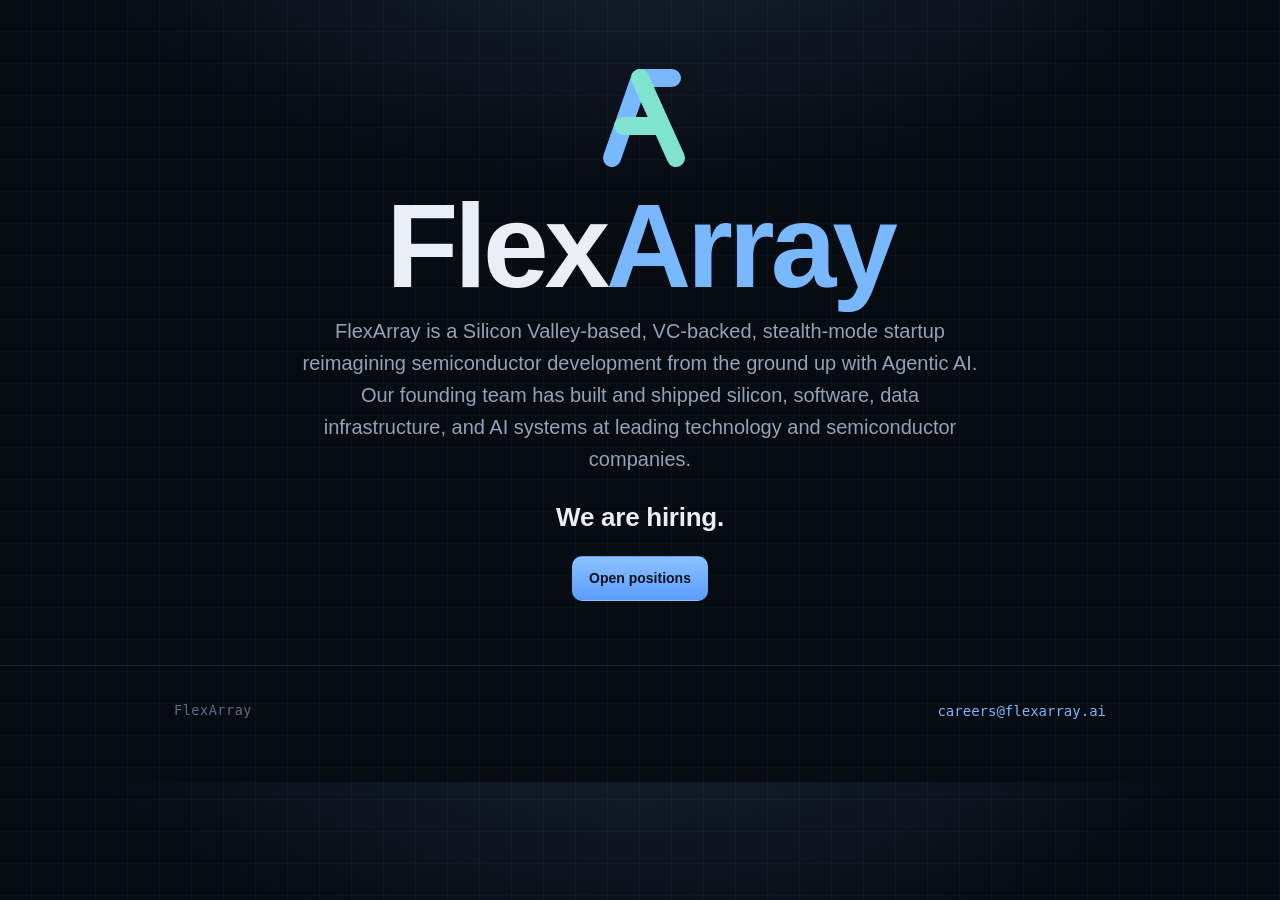
<file: index.html>
<!doctype html>
<html lang="en">
<head>
<meta charset="utf-8">
<meta name="viewport" content="width=device-width, initial-scale=1">
<title>FlexArray</title>
<meta name="robots" content="noindex,nofollow">
<link rel="icon" type="image/svg+xml" href="logo.svg">
<link rel="stylesheet" href="styles.css">
<!-- Applications: careers@flexarray.ai -->
</head>
<body>

<main class="wrap">

  <section class="banner" style="border-top:none;padding-top:54px">
    <div class="mark">
      <img src="logo.svg" alt="FlexArray">
    </div>
    <h1 class="banner-name">Flex<b>Array</b></h1>
  </section>

  <section class="landing" style="border-top:none;padding-top:0">
    <p class="lede">FlexArray is a Silicon Valley-based, VC-backed, stealth-mode startup reimagining semiconductor development from the ground up with Agentic AI. Our founding team has built and shipped silicon, software, data infrastructure, and AI systems at leading technology and semiconductor companies.</p>
    <p class="hiring">We are hiring.</p>
    <div class="hero-cta">
      <a class="btn btn-primary" href="open-positions.html">Open positions</a>
    </div>
  </section>

</main>

<footer>
  <div class="wrap foot-inner">
    <span class="stealthline">FlexArray</span>
    <a class="email-link" href="mailto:careers@flexarray.ai">careers@flexarray.ai</a>
  </div>
</footer>

</body>
</html>
</file>
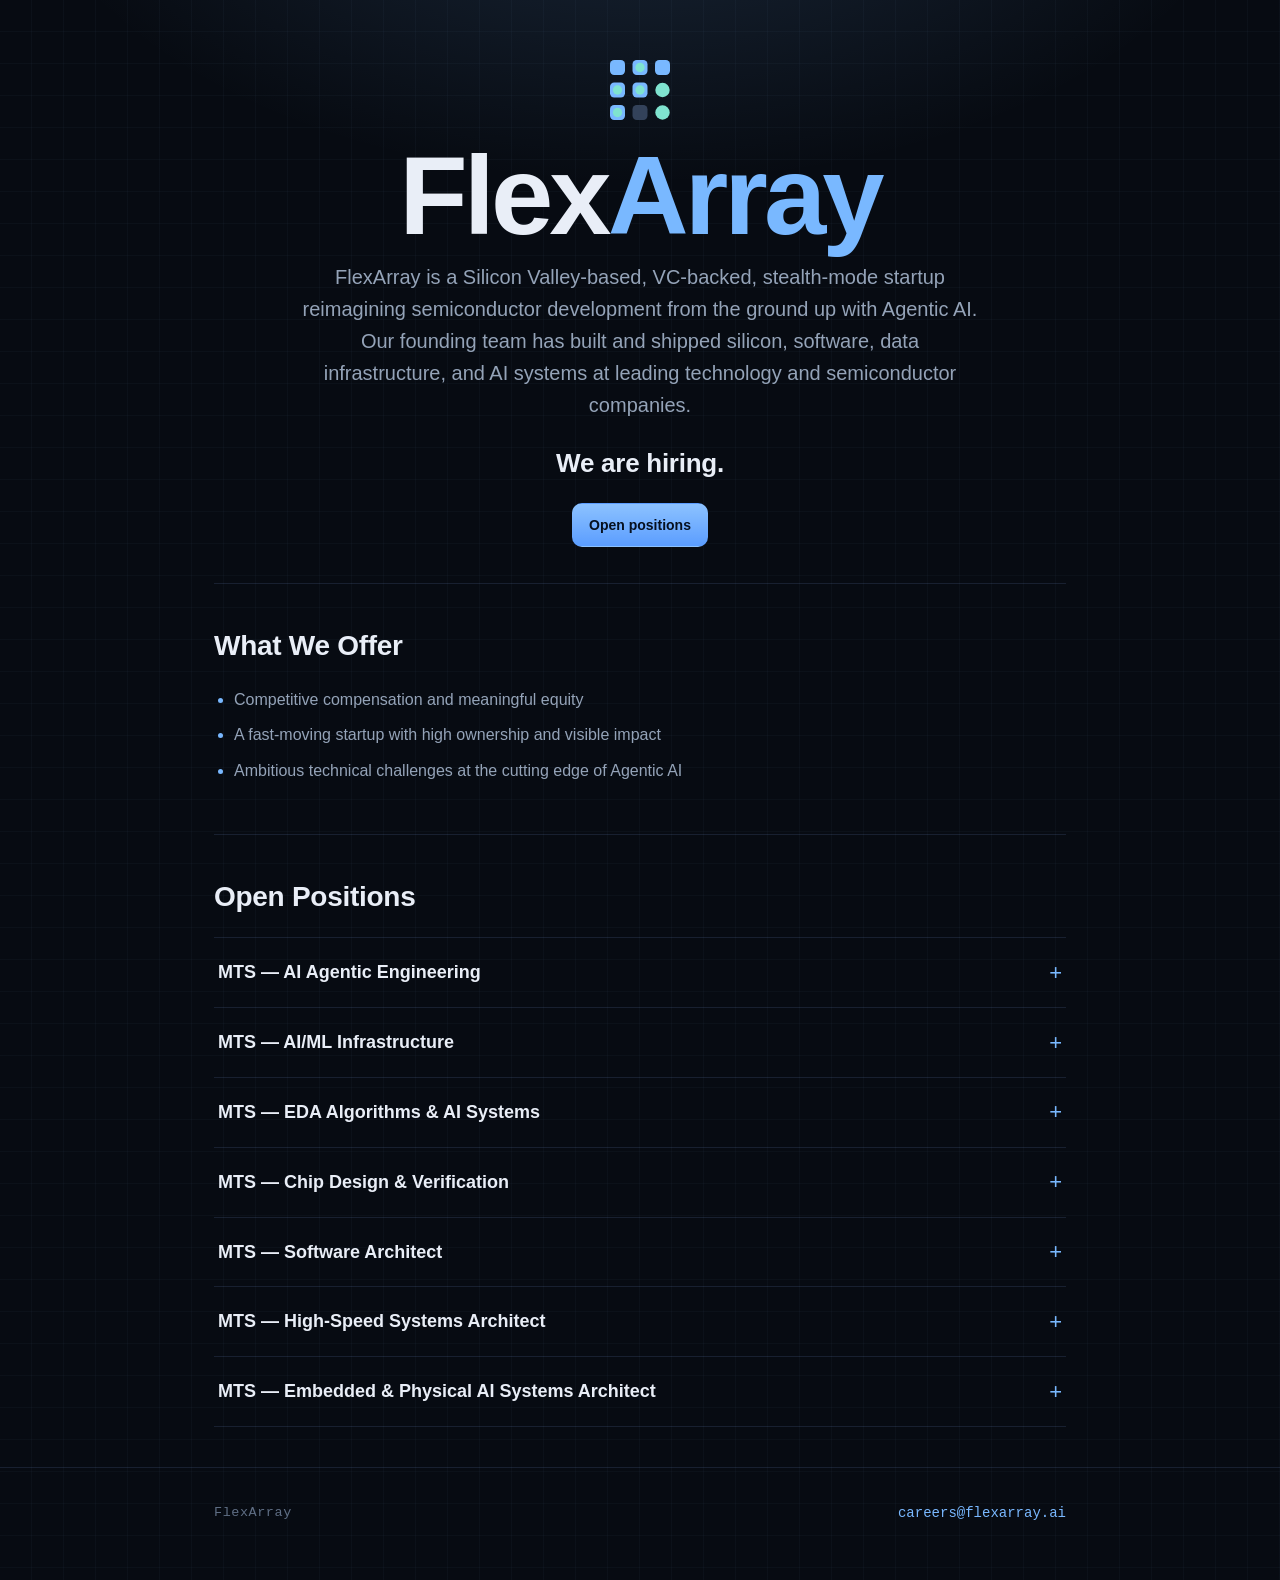
<file: flexarray.html>
<!doctype html>
<html lang="en">
<head>
<meta charset="utf-8">
<meta name="viewport" content="width=device-width, initial-scale=1">
<title>FlexArray</title>
<meta name="robots" content="noindex,nofollow">
<link rel="icon" type="image/svg+xml" href="[data-uri]">
<style>
  :root{
    --bg:#070b12;--panel:#0d1521;--border:rgba(125,165,235,.14);--border-strong:rgba(125,165,235,.28);
    --text:#e9eef7;--muted:#94a3b8;--faint:#5f6e84;--accent:#79b8ff;--accent-2:#7fe3cf;--accent-glow:rgba(121,184,255,.18);
    --maxw:900px;--mono:ui-monospace,SFMono-Regular,"SF Mono",Menlo,Consolas,monospace;
    --sans:-apple-system,BlinkMacSystemFont,"Segoe UI",Inter,Roboto,Helvetica,Arial,sans-serif;
  }
  *{box-sizing:border-box}
  html{scroll-behavior:smooth}
  html,body{overflow-x:hidden}
  body{margin:0;background:var(--bg);color:var(--text);font-family:var(--sans);line-height:1.6;-webkit-font-smoothing:antialiased;
    background-image:radial-gradient(900px 520px at 50% -180px,var(--accent-glow),transparent 70%),
      linear-gradient(transparent 0 31px,rgba(125,165,235,.035) 31px 32px),
      linear-gradient(90deg,transparent 0 31px,rgba(125,165,235,.035) 31px 32px);
    background-size:auto,32px 32px,32px 32px;}
  a{color:var(--accent);text-decoration:none}
  a:hover{text-decoration:underline}
  .wrap{max-width:var(--maxw);margin:0 auto;padding:0 24px}
  .banner{text-align:center;padding:64px 0 14px}
  .banner .mark{display:flex;justify-content:center;margin-bottom:18px}
  .banner .mark svg{display:block}
  .banner-name{font-size:clamp(46px,13vw,112px);line-height:.92;letter-spacing:-.035em;font-weight:800;margin:0}
  .banner-name b{font-weight:800;color:var(--accent)}
  .landing{max-width:680px;margin:0 auto;text-align:center;padding:0 0 36px}
  .lede{font-size:clamp(17px,2.2vw,20px);color:var(--muted);margin:0 auto 22px}
  .hiring{font-size:clamp(20px,3vw,26px);font-weight:700;letter-spacing:-.01em;margin:0 0 18px}
  .hero-cta{display:flex;justify-content:center;flex-wrap:wrap;gap:12px}
  .btn{display:inline-flex;align-items:center;gap:8px;border-radius:10px;padding:10px 16px;font-weight:600;font-size:14px;border:1px solid var(--border-strong);transition:.15s}
  .btn-primary{background:linear-gradient(180deg,#8cc2ff,#5b9dff);color:#06101f;border-color:transparent}
  .btn-primary:hover{filter:brightness(1.07);text-decoration:none}
  section{padding:40px 0;border-top:1px solid var(--border)}
  h2{font-size:clamp(22px,3vw,28px);letter-spacing:-.01em;margin:0 0 18px;font-weight:720}
  .list{margin:0;padding-left:20px;color:var(--muted);max-width:66ch}
  .list li{margin:10px 0}
  .list li::marker{color:var(--accent)}
  .role-list{border-top:1px solid var(--border);margin-top:4px}
  .role{border-bottom:1px solid var(--border)}
  .role summary{list-style:none;cursor:pointer;display:flex;justify-content:space-between;align-items:center;gap:14px;padding:20px 4px;font-size:18px;font-weight:600;color:var(--text)}
  .role summary::-webkit-details-marker{display:none}
  .role summary:hover{color:#fff}
  .role .arrow{color:var(--accent);font-size:22px;line-height:1;font-weight:400;flex:0 0 auto;transition:transform .2s}
  .role[open] .arrow{transform:rotate(45deg)}
  .role-body{padding:0 4px 26px;max-width:76ch}
  .body{color:var(--muted)}
  .body{margin:0 0 14px}
  .label{color:var(--text);font-weight:700;margin-right:4px}
  .role-body .btn{margin-top:6px}
  .email-link{font-family:var(--mono);font-size:14px}
  footer{border-top:1px solid var(--border);padding:34px 0 56px;color:var(--faint);font-size:13.5px}
  .foot-inner{display:flex;flex-wrap:wrap;justify-content:space-between;gap:14px;align-items:center}
  .foot-inner .stealthline{font-family:var(--mono);letter-spacing:.04em}
  @media(max-width:760px){.wrap{padding:0 18px}.banner{padding:44px 0 10px}section{padding:30px 0}}
  @media(prefers-reduced-motion:reduce){html{scroll-behavior:auto}.role .arrow{transition:none}}
</style>
</head>
<body>

<main class="wrap">

  <section class="banner" style="border-top:none;padding-top:54px">
    <div class="mark">
      <svg xmlns="http://www.w3.org/2000/svg" width="72" height="72" viewBox="0 0 24 24" fill="none" role="img" aria-label="FlexArray">
        <g fill="#79b8ff">
          <rect x="2" y="2" width="5" height="5" rx="1.4"/><rect x="17" y="2" width="5" height="5" rx="1.4"/><rect x="9.5" y="2" width="5" height="5" rx="1.4"/>
          <rect x="2" y="9.5" width="5" height="5" rx="1.4"/><rect x="9.5" y="9.5" width="5" height="5" rx="1.4"/><rect x="2" y="17" width="5" height="5" rx="1.4"/>
        </g>
        <g fill="#7fe3cf">
          <circle cx="12" cy="4.5" r="1.55"/><circle cx="4.5" cy="12" r="1.55"/><circle cx="12" cy="12" r="1.55"/><circle cx="4.5" cy="19.5" r="1.55"/>
          <circle cx="19.5" cy="12" r="2.4"/><circle cx="19.5" cy="19.5" r="2.4"/>
        </g>
        <rect x="9.5" y="17" width="5" height="5" rx="1.4" fill="#33425a"/>
      </svg>
    </div>
    <h1 class="banner-name">Flex<b>Array</b></h1>
  </section>

  <section class="landing" style="border-top:none;padding-top:0">
    <p class="lede">FlexArray is a Silicon Valley-based, VC-backed, stealth-mode startup reimagining semiconductor development from the ground up with Agentic AI. Our founding team has built and shipped silicon, software, data infrastructure, and AI systems at leading technology and semiconductor companies.</p>
    <p class="hiring">We are hiring.</p>
    <div class="hero-cta">
      <a class="btn btn-primary" href="#positions">Open positions</a>
    </div>
  </section>

  <section>
    <h2>What We Offer</h2>
    <ul class="list">
      <li>Competitive compensation and meaningful equity</li>
      <li>A fast-moving startup with high ownership and visible impact</li>
      <li>Ambitious technical challenges at the cutting edge of Agentic AI</li>
    </ul>
  </section>

  <section id="positions">
    <h2>Open Positions</h2>
    <div class="role-list">

      <details class="role">
        <summary><span>MTS — AI Agentic Engineering</span><span class="arrow" aria-hidden="true">+</span></summary>
        <div class="role-body">
          <p class="body">Build the core AI algorithms, infrastructure, data systems, and evaluation harnesses behind FlexArray's Agentic AI products — shaping how agents are trained, evaluated, optimized, and deployed to automate real hardware design and validation workflows.</p>
          <p class="body"><span class="label">You'll</span> build and optimize systems for training, post-training, RL, inference, and agent execution; develop tooling and harnesses to evaluate and improve agent performance; and work across the stack from research prototypes to production.</p>
          <p class="body"><span class="label">You bring</span> a BS/MS in CS, EECS, Mathematics, or related field; experience in AI model training, fine-tuning, evaluation, data infrastructure, and distributed systems; and high ownership across research, infrastructure, and product.</p>
          <a class="btn btn-primary email-link" href="mailto:careers@flexarray.ai?subject=MTS%20%E2%80%94%20AI%20Agentic%20Engineering">careers@flexarray.ai</a>
        </div>
      </details>

      <details class="role">
        <summary><span>MTS — AI/ML Infrastructure</span><span class="arrow" aria-hidden="true">+</span></summary>
        <div class="role-body">
          <p class="body">Build the infrastructure, algorithms, and production systems used to develop, evaluate, post-train, and deploy cutting-edge AI models, turning frontier methods into reliable, scalable systems.</p>
          <p class="body"><span class="label">You'll</span> develop and optimize pipelines for data prep, training, post-training, fine-tuning, inference, and evaluation; profile large-scale training/RL/SFT pipelines and remove bottlenecks; and partner with researchers to build the engineering foundation for a fast-moving AI org.</p>
          <p class="body"><span class="label">You bring</span> a BS/MS in CS, EECS, Mathematics, or related field; experience building AI/ML infrastructure across data curation, distributed training, evaluation, or deployment; strong Python and modern ML infra skills; and strong debugging and optimization skills.</p>
          <a class="btn btn-primary email-link" href="mailto:careers@flexarray.ai?subject=MTS%20%E2%80%94%20AI%2FML%20Infrastructure">careers@flexarray.ai</a>
        </div>
      </details>

      <details class="role">
        <summary><span>MTS — EDA Algorithms &amp; AI Systems</span><span class="arrow" aria-hidden="true">+</span></summary>
        <div class="role-body">
          <p class="body">Build the algorithmic, data, and knowledge foundations that power FlexArray's Agentic AI products. This is a deeply technical role at the intersection of EDA algorithms, AI systems, and large-scale data infrastructure.</p>
          <p class="body"><span class="label">You'll</span> develop algorithms for mapping, synthesis, placement, routing, timing analysis, design-space exploration, and automated debugging; build graph, database, embedding, and retrieval systems so agents can reason over designs and flows; and integrate agents with simulators, synthesis, place-and-route, timing, and verification tools.</p>
          <p class="body"><span class="label">You bring</span> a BS/MS in CS, EECS, Computer Engineering, or related field; and proven experience building complex software platforms across distributed systems, developer tools, EDA, AI infrastructure, or large-scale data.</p>
          <a class="btn btn-primary email-link" href="mailto:careers@flexarray.ai?subject=MTS%20%E2%80%94%20EDA%20Algorithms%20%26%20AI%20Systems">careers@flexarray.ai</a>
        </div>
      </details>

      <details class="role">
        <summary><span>MTS — Chip Design &amp; Verification</span><span class="arrow" aria-hidden="true">+</span></summary>
        <div class="role-body">
          <p class="body">Own the chip design and verification intelligence that lets agents take a hardware block from intent all the way to verified, working design, owning design creation as much as verification. This role sits at the intersection of chip design and frontier AI, encoding how an experienced engineer reasons across the full design lifecycle into capabilities the agents can apply.</p>
          <p class="body"><span class="label">You'll</span> build systems that let agents translate design intent and specifications into architecture and synthesizable RTL; assemble and integrate IP blocks and protocols into complete designs; and close the loop with simulation, lint/formal, assertions, coverage, and regression — all built on modern agentic AI infrastructure for reasoning, tool use, and evaluation.</p>
          <p class="body"><span class="label">You bring</span> a BS/MS in CS, EECS, or related field; a strong background spanning RTL design and architecture, verification, ASIC flows, and SoC/IP integration; hands-on Verilog/SystemVerilog with simulation, assertion, and debug experience; and working Python plus a strong interest in applying agentic AI to hardware design.</p>
          <a class="btn btn-primary email-link" href="mailto:careers@flexarray.ai?subject=MTS%20%E2%80%94%20Chip%20Design%20%26%20Verification">careers@flexarray.ai</a>
        </div>
      </details>

      <details class="role">
        <summary><span>MTS — Software Architect</span><span class="arrow" aria-hidden="true">+</span></summary>
        <div class="role-body">
          <p class="body">Define and build the core software architecture for FlexArray's Agentic AI products, working across agent runtime, workflow orchestration, data infrastructure, tool integration, validation, and customer-facing deployment.</p>
          <p class="body"><span class="label">You'll</span> design and implement core systems for agents, workflows, tools, APIs, data models, execution services, and observability; build orchestration, storage, scheduling, CI, and simulation infrastructure; and turn research prototypes into secure, performant production systems.</p>
          <p class="body"><span class="label">You bring</span> a BS/MS in CS, EECS, Computer Engineering, or related field; proven experience architecting complex software platforms (distributed systems, AI infrastructure, cloud, or large-scale data); strong C++/Python or TypeScript skills; and strong production engineering discipline (API design, orchestration, CI/CD, observability).</p>
          <a class="btn btn-primary email-link" href="mailto:careers@flexarray.ai?subject=MTS%20%E2%80%94%20Software%20Architect">careers@flexarray.ai</a>
        </div>
      </details>

      <details class="role">
        <summary><span>MTS — High-Speed Systems Architect</span><span class="arrow" aria-hidden="true">+</span></summary>
        <div class="role-body">
          <p class="body">Build the system architecture and Agentic AI capabilities for networking, wired and wireless communications, and test and measurement. Work across host and embedded systems using PCIe, Ethernet, DDR/HBM, SerDes, and high-throughput data movement — from RTL and verification through firmware, drivers, software, and hardware bring-up.</p>
          <p class="body"><span class="label">You'll</span> develop capabilities for networking, wired and wireless communications, and test and measurement across host and embedded systems — spanning PCIe, Ethernet, DDR/HBM, high-speed SerDes, DMA, on-chip interconnects, packet and data-processing pipelines, and high-rate data acquisition — from requirements, architecture, IP selection, RTL, verification, and implementation through firmware, drivers, host and embedded software, prototyping, hardware bring-up, performance analysis, debugging, and release.</p>
          <p class="body"><span class="label">You bring</span> a BS/MS in Electrical Engineering, Computer Engineering, Computer Science, or related field; deep experience architecting FPGA, ASIC, SoC, or accelerator-based systems; broad hands-on experience across hardware design, verification, firmware, drivers, software, and lab debug; and familiarity with Verilog/SystemVerilog, C/C++, and Python.</p>
          <a class="btn btn-primary email-link" href="mailto:careers@flexarray.ai?subject=MTS%20%E2%80%94%20High-Speed%20Systems%20Architect">careers@flexarray.ai</a>
        </div>
      </details>

      <details class="role">
        <summary><span>MTS — Embedded &amp; Physical AI Systems Architect</span><span class="arrow" aria-hidden="true">+</span></summary>
        <div class="role-body">
          <p class="body">Build the system architecture and Agentic AI capabilities for embedded platforms and physical AI, including robotics, autonomous machines, industrial automation, control, and intelligent edge systems. Work across heterogeneous compute, real-time control, platform security, rapid prototyping, firmware, software, verification, functional safety, and hardware bring-up.</p>
          <p class="body"><span class="label">You'll</span> develop capabilities for robotics, autonomous machines, industrial automation and control, intelligent edge platforms, and consumer systems — spanning system partitioning, FPGA/SoC and processor selection, AI inference and acceleration, sensor and actuator integration, RTL, firmware, RTOS/Linux, drivers, middleware, rapid prototyping, hardware-in-the-loop testing, hardware bring-up, validation, and deployment — with a major focus on platform security and support for functional safety where required.</p>
          <p class="body"><span class="label">You bring</span> a BS/MS in Electrical Engineering, Computer Engineering, Computer Science, Robotics, or related field; deep experience architecting FPGA, SoC, or processor-based embedded and physical AI systems; and hands-on experience across hardware, firmware, embedded software, verification, prototyping, and lab debug. Experience with robotics, real-time control, edge AI, platform security, and heterogeneous compute is highly valued.</p>
          <a class="btn btn-primary email-link" href="mailto:careers@flexarray.ai?subject=MTS%20%E2%80%94%20Embedded%20%26%20Physical%20AI%20Systems%20Architect">careers@flexarray.ai</a>
        </div>
      </details>

    </div>
  </section>

</main>

<footer>
  <div class="wrap foot-inner">
    <span class="stealthline">FlexArray</span>
    <a class="email-link" href="mailto:careers@flexarray.ai">careers@flexarray.ai</a>
  </div>
</footer>

</body>
</html>
</file>
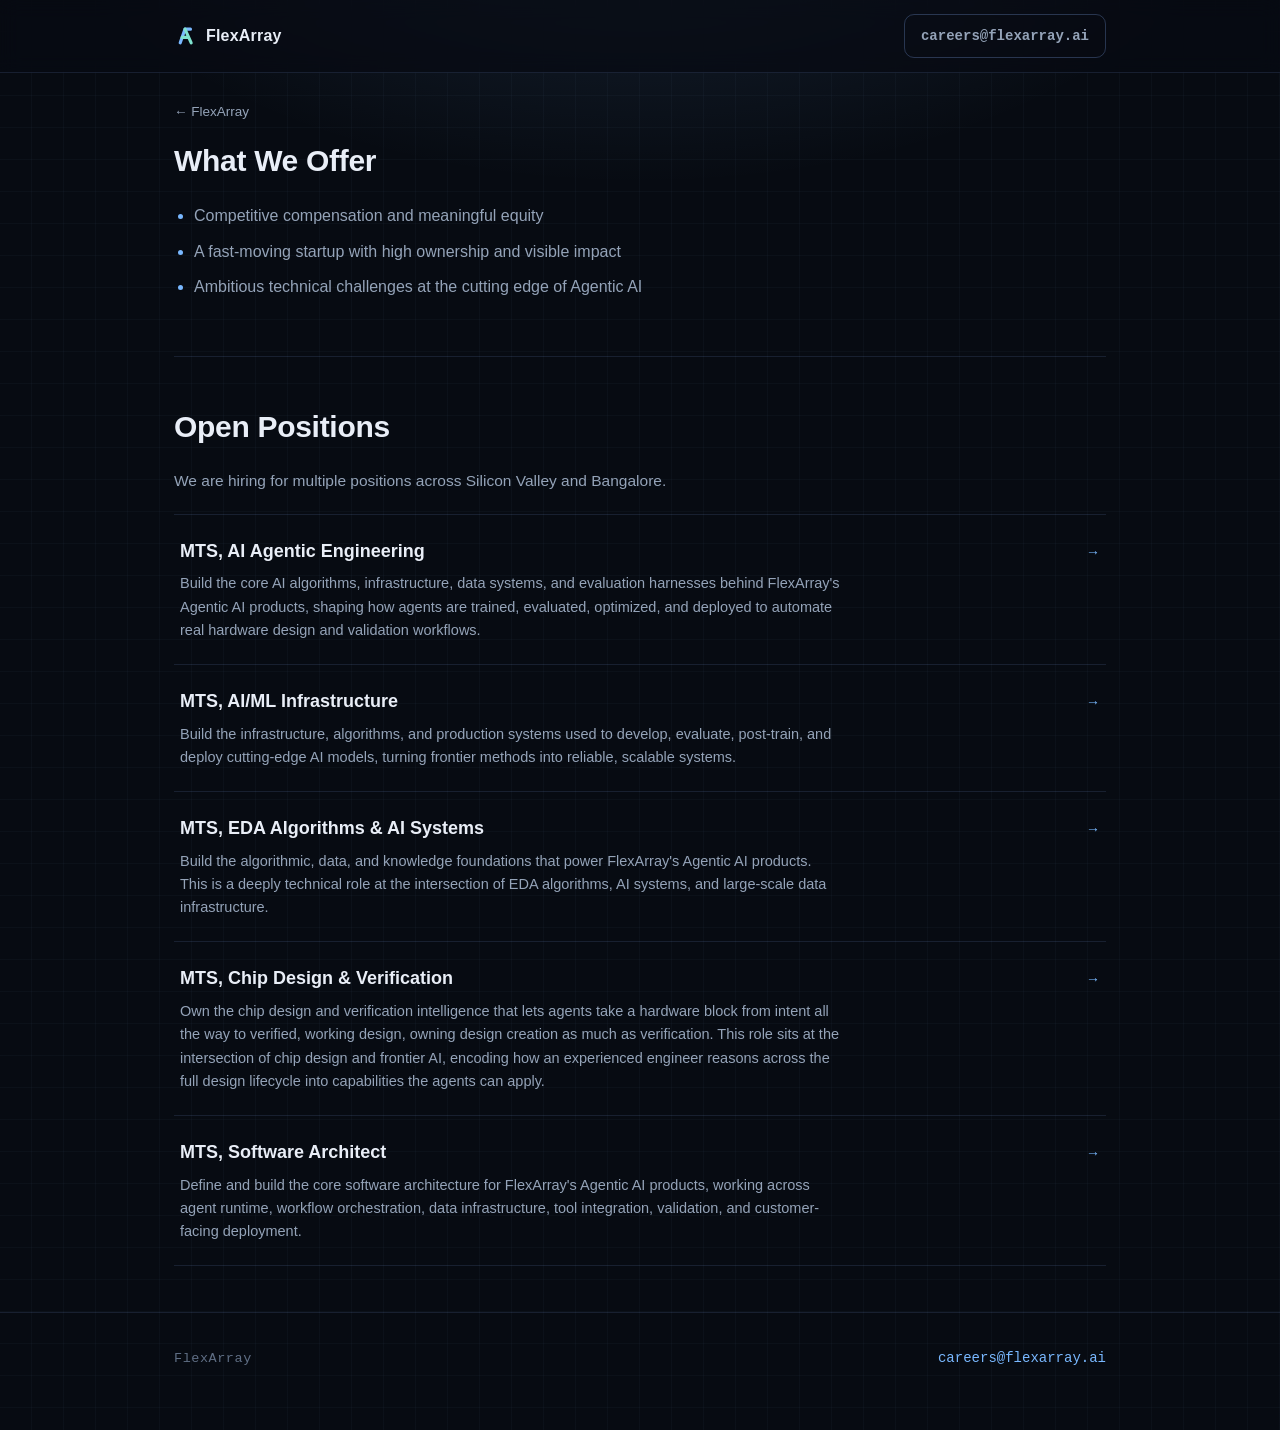
<file: open-positions.html>
<!doctype html>
<html lang="en">
<head>
<meta charset="utf-8">
<meta name="viewport" content="width=device-width, initial-scale=1">
<title>Open Positions - FlexArray</title>
<meta name="robots" content="noindex,nofollow">
<link rel="icon" type="image/svg+xml" href="logo.svg">
<link rel="stylesheet" href="styles.css">
<!-- Applications: careers@flexarray.ai -->
</head>
<body>

<header class="nav">
  <div class="nav-inner">
    <a class="brand" href="index.html" aria-label="FlexArray">
      <img src="logo.svg" width="22" height="22" alt="">
      <span>Flex<b>Array</b></span>
    </a>
    <nav class="nav-links">
      <a class="btn btn-ghost email-link" href="mailto:careers@flexarray.ai">careers@flexarray.ai</a>
    </nav>
  </div>
</header>

<main class="wrap">

  <p class="crumb" style="margin:28px 0 0"><a href="index.html">&larr; FlexArray</a></p>

  <section style="border-top:none;padding-top:14px">
    <h2>What We Offer</h2>
    <ul class="list">
      <li>Competitive compensation and meaningful equity</li>
      <li>A fast-moving startup with high ownership and visible impact</li>
      <li>Ambitious technical challenges at the cutting edge of Agentic AI</li>
    </ul>
  </section>

  <section>
    <h2>Open Positions</h2>
    <p class="positions-note">We are hiring for multiple positions across Silicon Valley and Bangalore.</p>
    <div class="role-list">

      <a class="role-item" href="role-agentic-engineering.html">
        <h3>MTS, AI Agentic Engineering <span class="arrow">&rarr;</span></h3>
        <p>Build the core AI algorithms, infrastructure, data systems, and evaluation harnesses behind FlexArray's Agentic AI products, shaping how agents are trained, evaluated, optimized, and deployed to automate real hardware design and validation workflows.</p>
      </a>

      <a class="role-item" href="role-aiml-infrastructure.html">
        <h3>MTS, AI/ML Infrastructure <span class="arrow">&rarr;</span></h3>
        <p>Build the infrastructure, algorithms, and production systems used to develop, evaluate, post-train, and deploy cutting-edge AI models, turning frontier methods into reliable, scalable systems.</p>
      </a>

      <a class="role-item" href="role-eda-algorithms.html">
        <h3>MTS, EDA Algorithms &amp; AI Systems <span class="arrow">&rarr;</span></h3>
        <p>Build the algorithmic, data, and knowledge foundations that power FlexArray's Agentic AI products. This is a deeply technical role at the intersection of EDA algorithms, AI systems, and large-scale data infrastructure.</p>
      </a>

      <a class="role-item" href="role-chip-design-verification.html">
        <h3>MTS, Chip Design &amp; Verification <span class="arrow">&rarr;</span></h3>
        <p>Own the chip design and verification intelligence that lets agents take a hardware block from intent all the way to verified, working design, owning design creation as much as verification. This role sits at the intersection of chip design and frontier AI, encoding how an experienced engineer reasons across the full design lifecycle into capabilities the agents can apply.</p>
      </a>

      <a class="role-item" href="role-software-architect.html">
        <h3>MTS, Software Architect <span class="arrow">&rarr;</span></h3>
        <p>Define and build the core software architecture for FlexArray's Agentic AI products, working across agent runtime, workflow orchestration, data infrastructure, tool integration, validation, and customer-facing deployment.</p>
      </a>

    </div>
  </section>

</main>

<footer>
  <div class="wrap foot-inner">
    <span class="stealthline">FlexArray</span>
    <a class="email-link" href="mailto:careers@flexarray.ai">careers@flexarray.ai</a>
  </div>
</footer>

</body>
</html>
</file>
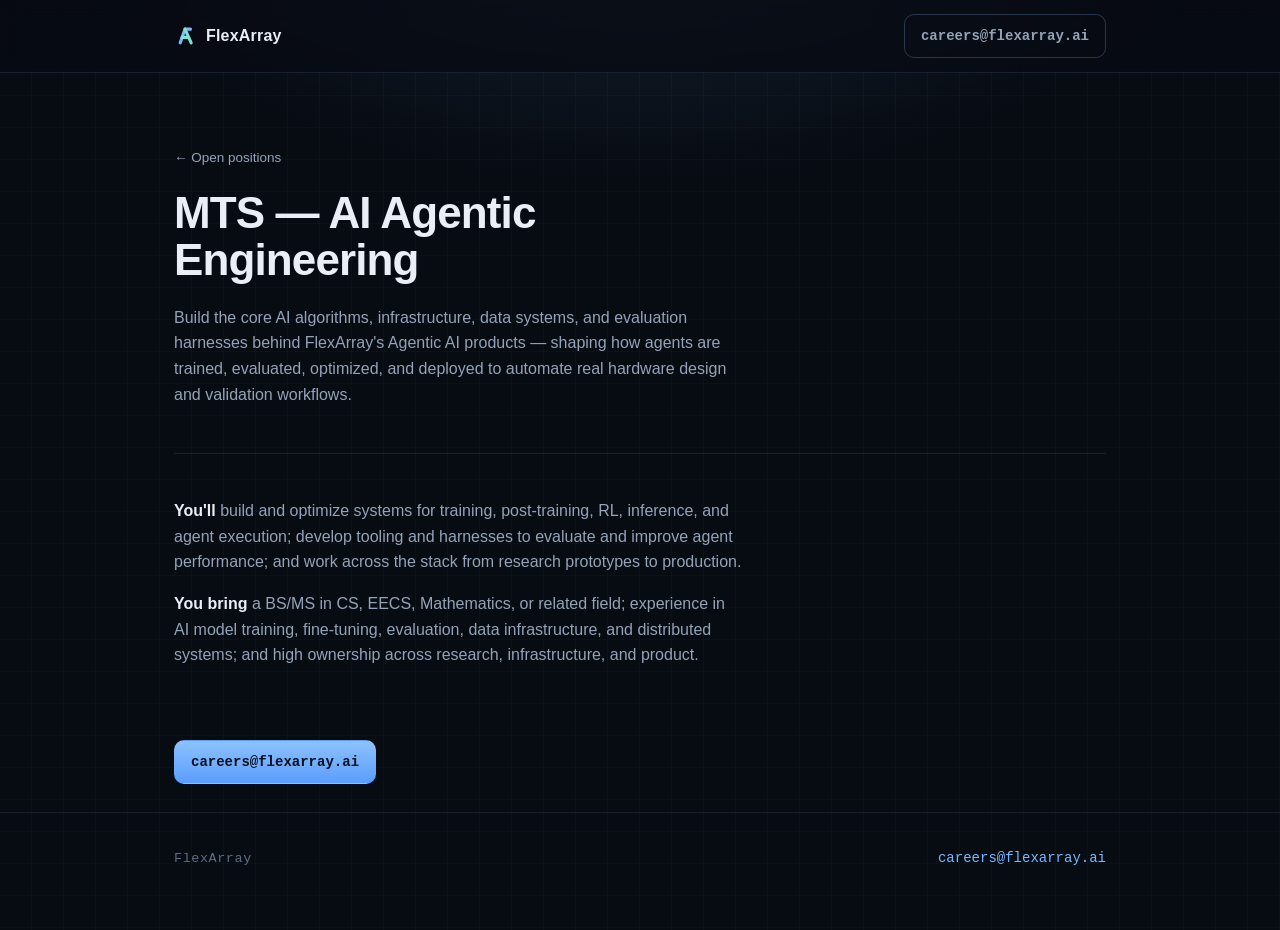
<file: role-agentic-engineering.html>
<!doctype html>
<html lang="en">
<head>
<meta charset="utf-8">
<meta name="viewport" content="width=device-width, initial-scale=1">
<title>MTS — AI Agentic Engineering — FlexArray</title>
<meta name="robots" content="noindex,nofollow">
<link rel="icon" type="image/svg+xml" href="logo.svg">
<link rel="stylesheet" href="styles.css">
</head>
<body>
<header class="nav"><div class="nav-inner">
    <a class="brand" href="index.html" aria-label="FlexArray"><img src="logo.svg" width="22" height="22" alt=""><span>Flex<b>Array</b></span></a>
    <nav class="nav-links"><a class="btn btn-ghost email-link" href="mailto:careers@flexarray.ai">careers@flexarray.ai</a></nav>
  </div></header>
<main class="wrap">
  <section class="role-hero" style="border-top:none">
    <p class="crumb"><a href="open-positions.html">← Open positions</a></p>
    <h1>MTS — AI Agentic Engineering</h1>
    <p class="body">Build the core AI algorithms, infrastructure, data systems, and evaluation harnesses behind FlexArray's Agentic AI products — shaping how agents are trained, evaluated, optimized, and deployed to automate real hardware design and validation workflows.</p>
  </section>
  <section class="block">
    <p class="body"><span class="label">You'll</span> build and optimize systems for training, post-training, RL, inference, and agent execution; develop tooling and harnesses to evaluate and improve agent performance; and work across the stack from research prototypes to production.</p>
    <p class="body"><span class="label">You bring</span> a BS/MS in CS, EECS, Mathematics, or related field; experience in AI model training, fine-tuning, evaluation, data infrastructure, and distributed systems; and high ownership across research, infrastructure, and product.</p>
  </section>
  <section class="block" style="border-top:none">
    <a class="btn btn-primary email-link" href="mailto:careers@flexarray.ai?subject=MTS%20%E2%80%94%20AI%20Agentic%20Engineering">careers@flexarray.ai</a>
  </section>
</main>
<footer><div class="wrap foot-inner">
    <span class="stealthline">FlexArray</span>
    <a class="email-link" href="mailto:careers@flexarray.ai">careers@flexarray.ai</a>
  </div></footer>
</body>
</html>
</file>
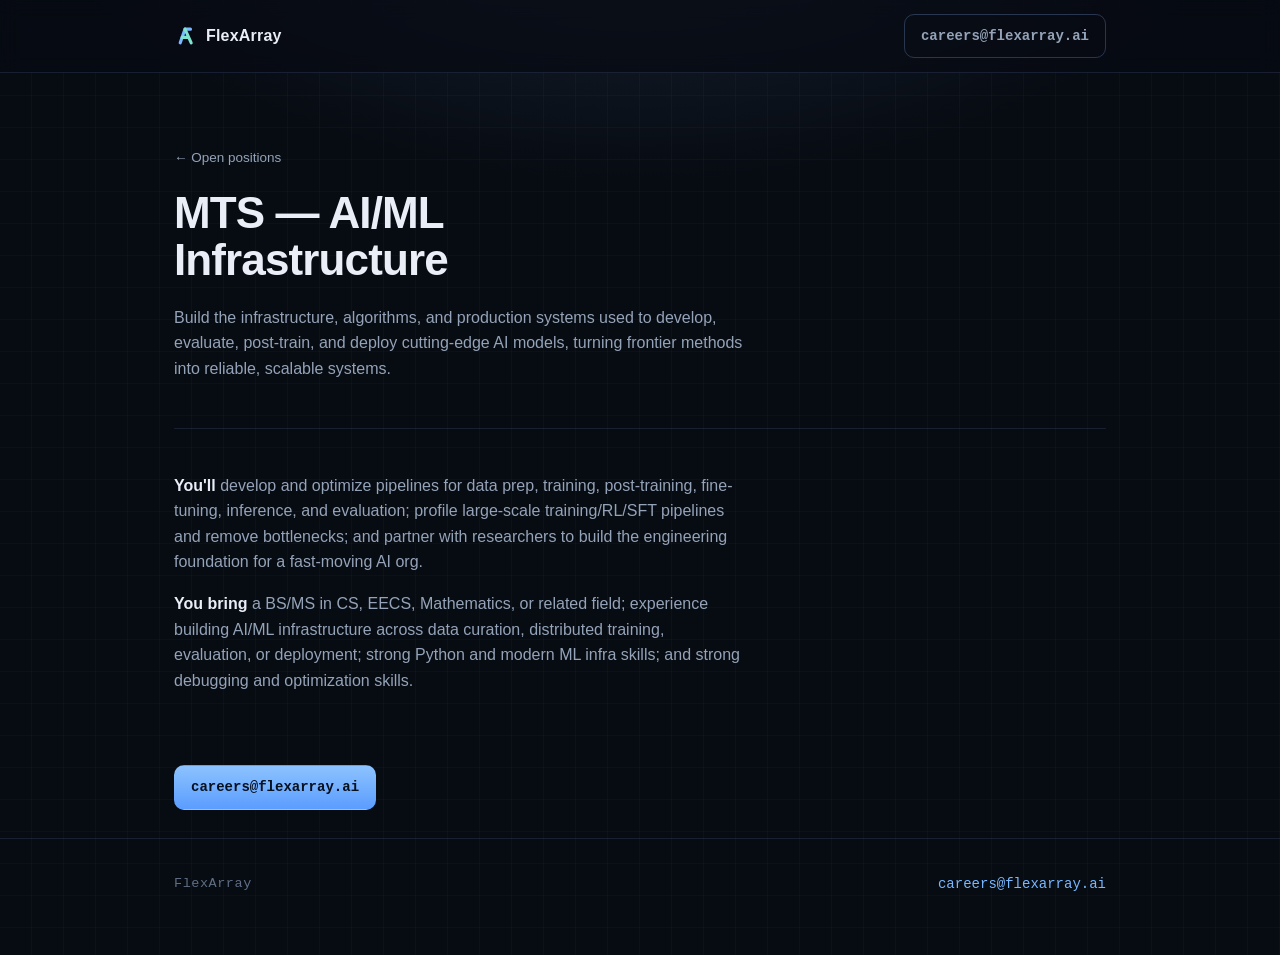
<file: role-aiml-infrastructure.html>
<!doctype html>
<html lang="en">
<head>
<meta charset="utf-8">
<meta name="viewport" content="width=device-width, initial-scale=1">
<title>MTS — AI/ML Infrastructure — FlexArray</title>
<meta name="robots" content="noindex,nofollow">
<link rel="icon" type="image/svg+xml" href="logo.svg">
<link rel="stylesheet" href="styles.css">
</head>
<body>
<header class="nav"><div class="nav-inner">
    <a class="brand" href="index.html" aria-label="FlexArray"><img src="logo.svg" width="22" height="22" alt=""><span>Flex<b>Array</b></span></a>
    <nav class="nav-links"><a class="btn btn-ghost email-link" href="mailto:careers@flexarray.ai">careers@flexarray.ai</a></nav>
  </div></header>
<main class="wrap">
  <section class="role-hero" style="border-top:none">
    <p class="crumb"><a href="open-positions.html">← Open positions</a></p>
    <h1>MTS — AI/ML Infrastructure</h1>
    <p class="body">Build the infrastructure, algorithms, and production systems used to develop, evaluate, post-train, and deploy cutting-edge AI models, turning frontier methods into reliable, scalable systems.</p>
  </section>
  <section class="block">
    <p class="body"><span class="label">You'll</span> develop and optimize pipelines for data prep, training, post-training, fine-tuning, inference, and evaluation; profile large-scale training/RL/SFT pipelines and remove bottlenecks; and partner with researchers to build the engineering foundation for a fast-moving AI org.</p>
    <p class="body"><span class="label">You bring</span> a BS/MS in CS, EECS, Mathematics, or related field; experience building AI/ML infrastructure across data curation, distributed training, evaluation, or deployment; strong Python and modern ML infra skills; and strong debugging and optimization skills.</p>
  </section>
  <section class="block" style="border-top:none">
    <a class="btn btn-primary email-link" href="mailto:careers@flexarray.ai?subject=MTS%20%E2%80%94%20AI/ML%20Infrastructure">careers@flexarray.ai</a>
  </section>
</main>
<footer><div class="wrap foot-inner">
    <span class="stealthline">FlexArray</span>
    <a class="email-link" href="mailto:careers@flexarray.ai">careers@flexarray.ai</a>
  </div></footer>
</body>
</html>
</file>
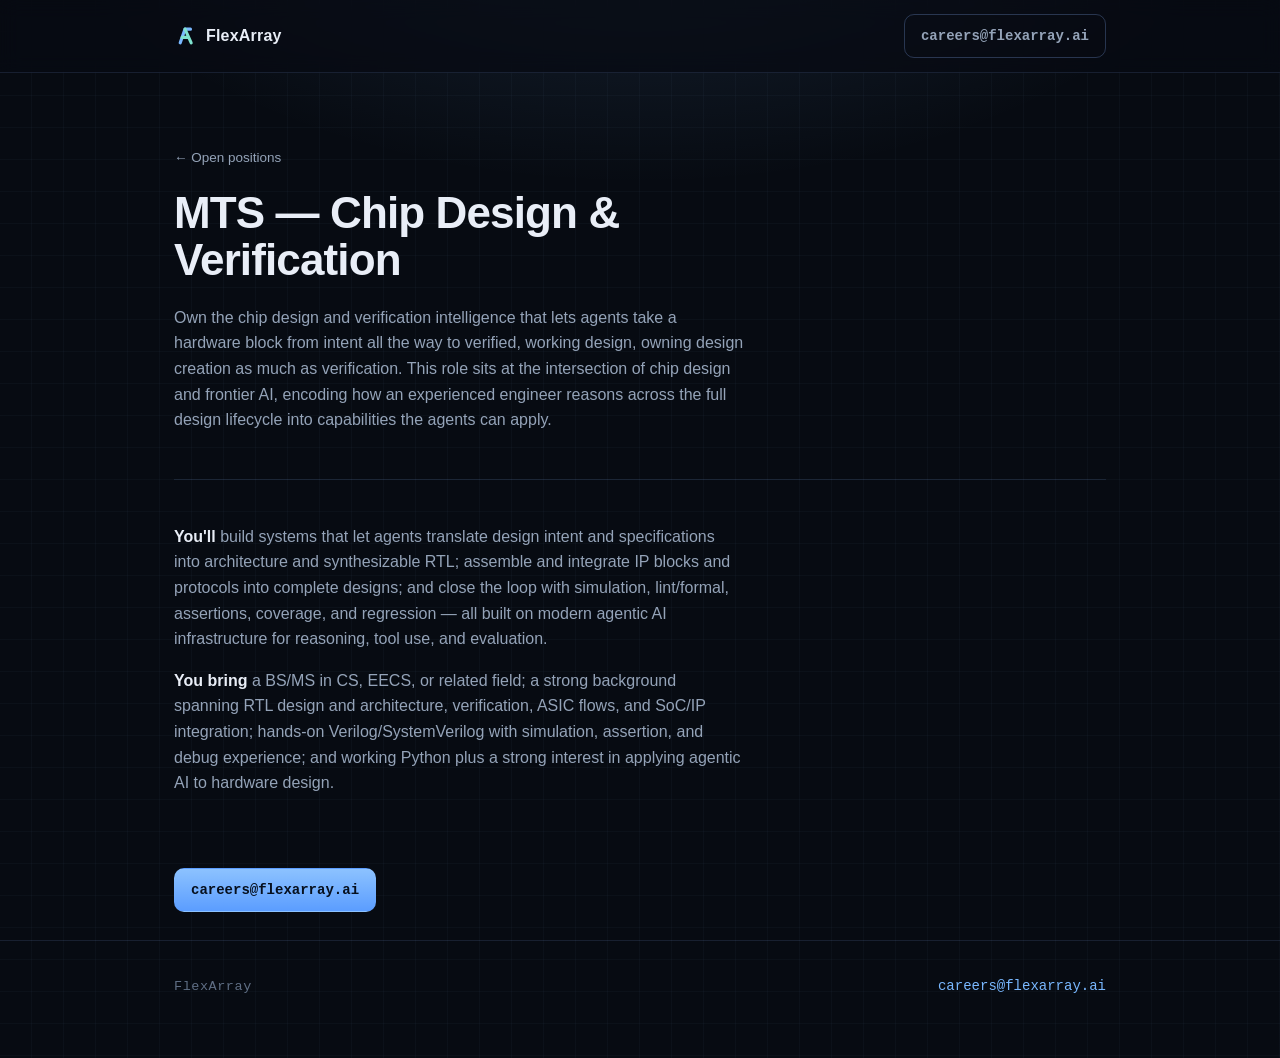
<file: role-chip-design-verification.html>
<!doctype html>
<html lang="en">
<head>
<meta charset="utf-8">
<meta name="viewport" content="width=device-width, initial-scale=1">
<title>MTS — Chip Design &amp; Verification — FlexArray</title>
<meta name="robots" content="noindex,nofollow">
<link rel="icon" type="image/svg+xml" href="logo.svg">
<link rel="stylesheet" href="styles.css">
</head>
<body>
<header class="nav"><div class="nav-inner">
    <a class="brand" href="index.html" aria-label="FlexArray"><img src="logo.svg" width="22" height="22" alt=""><span>Flex<b>Array</b></span></a>
    <nav class="nav-links"><a class="btn btn-ghost email-link" href="mailto:careers@flexarray.ai">careers@flexarray.ai</a></nav>
  </div></header>
<main class="wrap">
  <section class="role-hero" style="border-top:none">
    <p class="crumb"><a href="open-positions.html">← Open positions</a></p>
    <h1>MTS — Chip Design &amp; Verification</h1>
    <p class="body">Own the chip design and verification intelligence that lets agents take a hardware block from intent all the way to verified, working design, owning design creation as much as verification. This role sits at the intersection of chip design and frontier AI, encoding how an experienced engineer reasons across the full design lifecycle into capabilities the agents can apply.</p>
  </section>
  <section class="block">
    <p class="body"><span class="label">You'll</span> build systems that let agents translate design intent and specifications into architecture and synthesizable RTL; assemble and integrate IP blocks and protocols into complete designs; and close the loop with simulation, lint/formal, assertions, coverage, and regression — all built on modern agentic AI infrastructure for reasoning, tool use, and evaluation.</p>
    <p class="body"><span class="label">You bring</span> a BS/MS in CS, EECS, or related field; a strong background spanning RTL design and architecture, verification, ASIC flows, and SoC/IP integration; hands-on Verilog/SystemVerilog with simulation, assertion, and debug experience; and working Python plus a strong interest in applying agentic AI to hardware design.</p>
  </section>
  <section class="block" style="border-top:none">
    <a class="btn btn-primary email-link" href="mailto:careers@flexarray.ai?subject=MTS%20%E2%80%94%20Chip%20Design%20%26%20Verification">careers@flexarray.ai</a>
  </section>
</main>
<footer><div class="wrap foot-inner">
    <span class="stealthline">FlexArray</span>
    <a class="email-link" href="mailto:careers@flexarray.ai">careers@flexarray.ai</a>
  </div></footer>
</body>
</html>
</file>
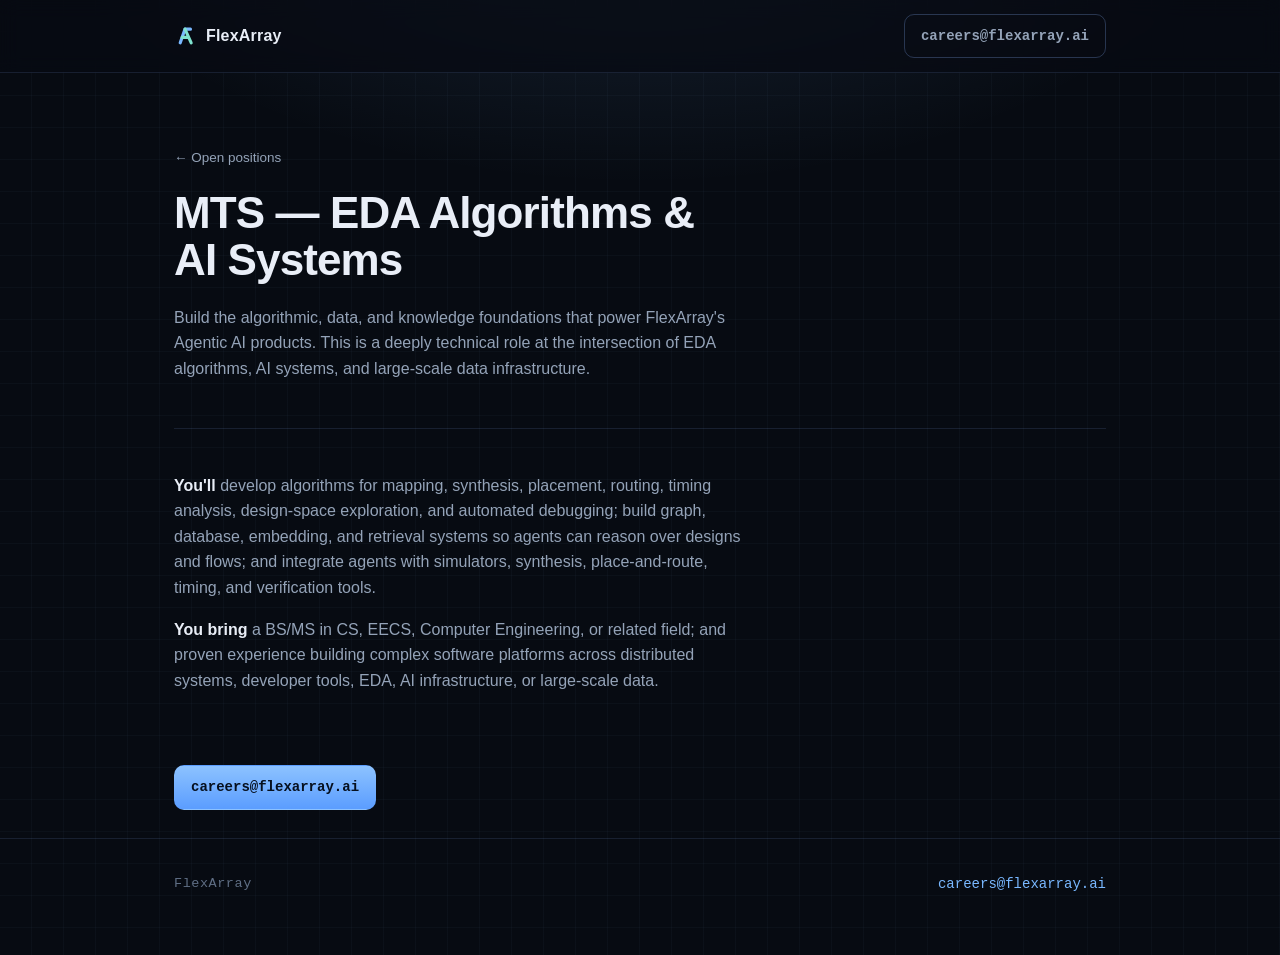
<file: role-eda-algorithms.html>
<!doctype html>
<html lang="en">
<head>
<meta charset="utf-8">
<meta name="viewport" content="width=device-width, initial-scale=1">
<title>MTS — EDA Algorithms &amp; AI Systems — FlexArray</title>
<meta name="robots" content="noindex,nofollow">
<link rel="icon" type="image/svg+xml" href="logo.svg">
<link rel="stylesheet" href="styles.css">
</head>
<body>
<header class="nav"><div class="nav-inner">
    <a class="brand" href="index.html" aria-label="FlexArray"><img src="logo.svg" width="22" height="22" alt=""><span>Flex<b>Array</b></span></a>
    <nav class="nav-links"><a class="btn btn-ghost email-link" href="mailto:careers@flexarray.ai">careers@flexarray.ai</a></nav>
  </div></header>
<main class="wrap">
  <section class="role-hero" style="border-top:none">
    <p class="crumb"><a href="open-positions.html">← Open positions</a></p>
    <h1>MTS — EDA Algorithms &amp; AI Systems</h1>
    <p class="body">Build the algorithmic, data, and knowledge foundations that power FlexArray's Agentic AI products. This is a deeply technical role at the intersection of EDA algorithms, AI systems, and large-scale data infrastructure.</p>
  </section>
  <section class="block">
    <p class="body"><span class="label">You'll</span> develop algorithms for mapping, synthesis, placement, routing, timing analysis, design-space exploration, and automated debugging; build graph, database, embedding, and retrieval systems so agents can reason over designs and flows; and integrate agents with simulators, synthesis, place-and-route, timing, and verification tools.</p>
    <p class="body"><span class="label">You bring</span> a BS/MS in CS, EECS, Computer Engineering, or related field; and proven experience building complex software platforms across distributed systems, developer tools, EDA, AI infrastructure, or large-scale data.</p>
  </section>
  <section class="block" style="border-top:none">
    <a class="btn btn-primary email-link" href="mailto:careers@flexarray.ai?subject=MTS%20%E2%80%94%20EDA%20Algorithms%20%26%20AI%20Systems">careers@flexarray.ai</a>
  </section>
</main>
<footer><div class="wrap foot-inner">
    <span class="stealthline">FlexArray</span>
    <a class="email-link" href="mailto:careers@flexarray.ai">careers@flexarray.ai</a>
  </div></footer>
</body>
</html>
</file>
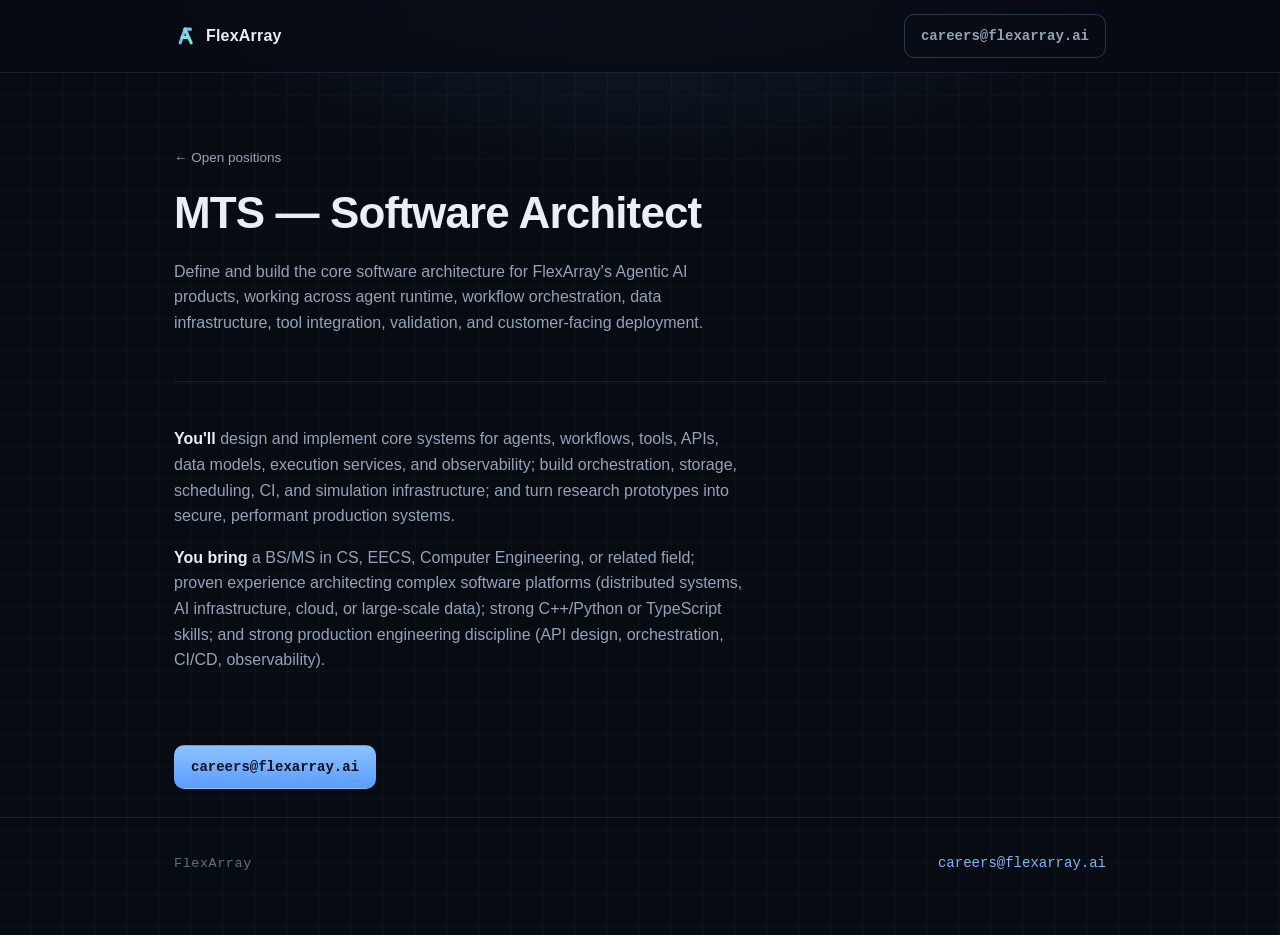
<file: role-software-architect.html>
<!doctype html>
<html lang="en">
<head>
<meta charset="utf-8">
<meta name="viewport" content="width=device-width, initial-scale=1">
<title>MTS — Software Architect — FlexArray</title>
<meta name="robots" content="noindex,nofollow">
<link rel="icon" type="image/svg+xml" href="logo.svg">
<link rel="stylesheet" href="styles.css">
</head>
<body>
<header class="nav"><div class="nav-inner">
    <a class="brand" href="index.html" aria-label="FlexArray"><img src="logo.svg" width="22" height="22" alt=""><span>Flex<b>Array</b></span></a>
    <nav class="nav-links"><a class="btn btn-ghost email-link" href="mailto:careers@flexarray.ai">careers@flexarray.ai</a></nav>
  </div></header>
<main class="wrap">
  <section class="role-hero" style="border-top:none">
    <p class="crumb"><a href="open-positions.html">← Open positions</a></p>
    <h1>MTS — Software Architect</h1>
    <p class="body">Define and build the core software architecture for FlexArray's Agentic AI products, working across agent runtime, workflow orchestration, data infrastructure, tool integration, validation, and customer-facing deployment.</p>
  </section>
  <section class="block">
    <p class="body"><span class="label">You'll</span> design and implement core systems for agents, workflows, tools, APIs, data models, execution services, and observability; build orchestration, storage, scheduling, CI, and simulation infrastructure; and turn research prototypes into secure, performant production systems.</p>
    <p class="body"><span class="label">You bring</span> a BS/MS in CS, EECS, Computer Engineering, or related field; proven experience architecting complex software platforms (distributed systems, AI infrastructure, cloud, or large-scale data); strong C++/Python or TypeScript skills; and strong production engineering discipline (API design, orchestration, CI/CD, observability).</p>
  </section>
  <section class="block" style="border-top:none">
    <a class="btn btn-primary email-link" href="mailto:careers@flexarray.ai?subject=MTS%20%E2%80%94%20Software%20Architect">careers@flexarray.ai</a>
  </section>
</main>
<footer><div class="wrap foot-inner">
    <span class="stealthline">FlexArray</span>
    <a class="email-link" href="mailto:careers@flexarray.ai">careers@flexarray.ai</a>
  </div></footer>
</body>
</html>
</file>
<file: styles.css>
/* FlexArray - careers site (stealth) */
:root{
  --bg:#070b12;
  --panel:#0d1521;
  --panel-2:#101b2b;
  --border:rgba(125,165,235,.14);
  --border-strong:rgba(125,165,235,.28);
  --text:#e9eef7;
  --muted:#94a3b8;
  --faint:#5f6e84;
  --accent:#79b8ff;
  --accent-2:#7fe3cf;
  --accent-glow:rgba(121,184,255,.18);
  --maxw:980px;
  --mono:ui-monospace,SFMono-Regular,"SF Mono",Menlo,Consolas,monospace;
  --sans:-apple-system,BlinkMacSystemFont,"Segoe UI",Inter,Roboto,Helvetica,Arial,sans-serif;
}
*{box-sizing:border-box}
html{scroll-behavior:smooth}
body{
  margin:0;background:var(--bg);color:var(--text);font-family:var(--sans);
  line-height:1.6;-webkit-font-smoothing:antialiased;
  background-image:
    radial-gradient(900px 520px at 50% -180px,var(--accent-glow),transparent 70%),
    linear-gradient(transparent 0 31px,rgba(125,165,235,.035) 31px 32px),
    linear-gradient(90deg,transparent 0 31px,rgba(125,165,235,.035) 31px 32px);
  background-size:auto,32px 32px,32px 32px;
}
a{color:var(--accent);text-decoration:none}
a:hover{text-decoration:underline}
.wrap{max-width:var(--maxw);margin:0 auto;padding:0 24px}

/* nav */
.nav{position:sticky;top:0;z-index:20;backdrop-filter:blur(10px);
  background:rgba(7,11,18,.72);border-bottom:1px solid var(--border)}
.nav-inner{max-width:var(--maxw);margin:0 auto;padding:14px 24px;display:flex;align-items:center;justify-content:space-between;gap:16px}
.brand{display:flex;align-items:center;gap:10px;font-weight:700;letter-spacing:.2px;color:var(--text)}
.brand:hover{text-decoration:none}
.brand svg,.brand img{display:block}
.mark img{display:block}
.brand b{font-weight:750}
.nav-links{display:flex;align-items:center;gap:22px}
.nav-links a{color:var(--muted);font-size:14px}
.nav-links a:hover{color:var(--text);text-decoration:none}
.btn{display:inline-flex;align-items:center;gap:8px;border-radius:10px;padding:10px 16px;font-weight:600;font-size:14px;border:1px solid var(--border-strong);transition:.15s}
.btn-primary{background:linear-gradient(180deg,#8cc2ff,#5b9dff);color:#06101f;border-color:transparent}
.btn-primary:hover{filter:brightness(1.07);text-decoration:none}
.btn-ghost{background:transparent;color:var(--text)}
.btn-ghost:hover{border-color:var(--accent);color:#fff;text-decoration:none}

/* hero */
.hero{padding:84px 0 56px;text-align:left}
.eyebrow{font-family:var(--mono);font-size:12.5px;letter-spacing:.18em;text-transform:uppercase;color:var(--accent-2);display:flex;align-items:center;gap:10px;margin:0 0 22px}
.dot{width:8px;height:8px;border-radius:50%;background:var(--accent-2);box-shadow:0 0 0 0 rgba(127,227,207,.6);animation:pulse 2.4s infinite}
@keyframes pulse{0%{box-shadow:0 0 0 0 rgba(127,227,207,.45)}70%{box-shadow:0 0 0 9px rgba(127,227,207,0)}100%{box-shadow:0 0 0 0 rgba(127,227,207,0)}}
h1{font-size:clamp(34px,5.4vw,58px);line-height:1.05;letter-spacing:-.02em;margin:0 0 22px;font-weight:760;max-width:18ch}
.lede{font-size:clamp(17px,2.2vw,20px);color:var(--muted);max-width:62ch;margin:0 0 30px}
.lede strong{color:var(--text);font-weight:600}
.hero-cta{display:flex;flex-wrap:wrap;gap:12px}

/* sections */
section{padding:46px 0;border-top:1px solid var(--border)}
.kicker{font-family:var(--mono);font-size:12px;letter-spacing:.16em;text-transform:uppercase;color:var(--faint);margin:0 0 14px}
h2{font-size:clamp(22px,3vw,30px);letter-spacing:-.01em;margin:0 0 18px;font-weight:720}
p.body{color:var(--muted);max-width:64ch}
p.body strong{color:var(--text);font-weight:600}

/* pillars */
.pillars{display:grid;grid-template-columns:repeat(3,1fr);gap:16px;margin-top:26px}
.pillar{background:linear-gradient(180deg,var(--panel),var(--panel-2));border:1px solid var(--border);border-radius:14px;padding:20px}
.pillar h3{margin:0 0 8px;font-size:16px}
.pillar p{margin:0;color:var(--muted);font-size:14.5px}

/* roles */
.roles{display:grid;grid-template-columns:1fr 1fr;gap:16px;margin-top:8px}
.role-card{position:relative;display:block;background:linear-gradient(180deg,var(--panel),var(--panel-2));border:1px solid var(--border);border-radius:16px;padding:22px 22px 20px;transition:.18s;color:var(--text)}
.role-card:hover{border-color:var(--border-strong);transform:translateY(-2px);text-decoration:none;box-shadow:0 14px 40px -22px rgba(121,184,255,.5)}
.role-card .tag{font-family:var(--mono);font-size:11px;letter-spacing:.12em;text-transform:uppercase;color:var(--accent-2)}
.role-card h3{margin:8px 0 8px;font-size:19px;letter-spacing:-.01em}
.role-card p{margin:0 0 16px;color:var(--muted);font-size:14.5px}
.role-card .go{font-size:14px;color:var(--accent);font-weight:600}
.chips{display:flex;flex-wrap:wrap;gap:7px;margin:0 0 16px}
.chip{font-size:11.5px;color:var(--muted);border:1px solid var(--border);border-radius:999px;padding:3px 10px;background:rgba(125,165,235,.05)}

/* offer list */
.offer{display:grid;grid-template-columns:repeat(2,1fr);gap:14px 28px;margin-top:8px;list-style:none;padding:0}
.offer li{display:flex;gap:12px;color:var(--muted)}
.offer .ic{color:var(--accent);flex:0 0 auto;margin-top:3px}
.offer b{color:var(--text);font-weight:600}

/* plain list (What We Offer) */
.list{margin:0;padding-left:20px;color:var(--muted);max-width:66ch}
.list li{margin:10px 0}
.list li::marker{color:var(--accent)}
.label{font-weight:700;color:var(--text)}
.email-link{font-family:var(--mono);font-size:14px}

/* big front-page banner */
html,body{overflow-x:hidden}
.banner{text-align:center;padding:90px 0 14px}
.banner .mark{display:flex;justify-content:center;margin-bottom:10px}
.banner .mark img{width:clamp(50px,14vw,128px);height:auto;display:block}
.banner-name{font-size:clamp(46px,13vw,118px);line-height:.92;letter-spacing:-.035em;font-weight:800;margin:0}
.banner-name b{font-weight:800;color:var(--accent)}
.landing{max-width:680px;margin:0 auto;text-align:center;padding:0 0 64px}
.landing .lede{margin:0 auto 22px}
.landing .hero-cta{justify-content:center}
.hiring{font-size:clamp(20px,3vw,26px);font-weight:700;letter-spacing:-.01em;margin:0 0 18px}

/* hiring note under Open Positions */
.positions-note{color:var(--muted);max-width:64ch;margin:0 0 20px;font-size:15.5px}

/* linear positions list */
.role-list{margin-top:6px;border-top:1px solid var(--border)}
.role-item{display:block;padding:22px 6px;border-bottom:1px solid var(--border);color:var(--text);transition:.15s}
.role-item:hover{background:rgba(125,165,235,.05);text-decoration:none}
.role-item h3{margin:0 0 7px;font-size:18px;display:flex;justify-content:space-between;align-items:baseline;gap:14px}
.role-item h3 .arrow{color:var(--accent);font-weight:600;font-size:14px;flex:0 0 auto}
.role-item p{margin:0;color:var(--muted);font-size:14.5px;max-width:82ch}

/* apply band */
.band{background:linear-gradient(180deg,var(--panel),#0b1320);border:1px solid var(--border-strong);border-radius:18px;padding:34px;text-align:center;margin-top:8px}
.band h2{margin-bottom:10px}
.band p{color:var(--muted);max-width:54ch;margin:0 auto 22px}

/* role page */
.role-hero{padding:60px 0 30px}
.crumb{font-size:13.5px;color:var(--faint);margin-bottom:22px}
.crumb a{color:var(--muted)}
.role-hero h1{font-size:clamp(28px,4.4vw,44px);max-width:22ch}
.role-meta{display:flex;flex-wrap:wrap;gap:10px;margin:18px 0 26px}
.block{padding:28px 0;border-top:1px solid var(--border)}
.block h2{font-size:20px}
.block ul{margin:0;padding-left:20px;color:var(--muted);max-width:70ch}
.block ul li{margin:9px 0}
.block ul li::marker{color:var(--accent)}
.two{display:grid;grid-template-columns:1fr 1fr;gap:26px}

/* footer */
footer{border-top:1px solid var(--border);padding:34px 0 60px;color:var(--faint);font-size:13.5px}
.foot-inner{display:flex;flex-wrap:wrap;justify-content:space-between;gap:14px;align-items:center}
.foot-inner .stealthline{font-family:var(--mono);letter-spacing:.04em}

@media(max-width:760px){
  .roles,.pillars,.offer,.two{grid-template-columns:1fr}
  .nav-inner{flex-wrap:wrap;row-gap:10px}
  .nav-links a:not(.btn){display:none}
  .hero{padding:54px 0 36px}
  .banner{padding:48px 0 10px}
  .role-item{padding:18px 2px}
  .role-hero{padding:44px 0 24px}
  .block{padding:22px 0}
  .wrap{padding:0 18px}
}
@media(prefers-reduced-motion:reduce){
  html{scroll-behavior:auto}.dot{animation:none}.role-card:hover{transform:none}
}
</file>
